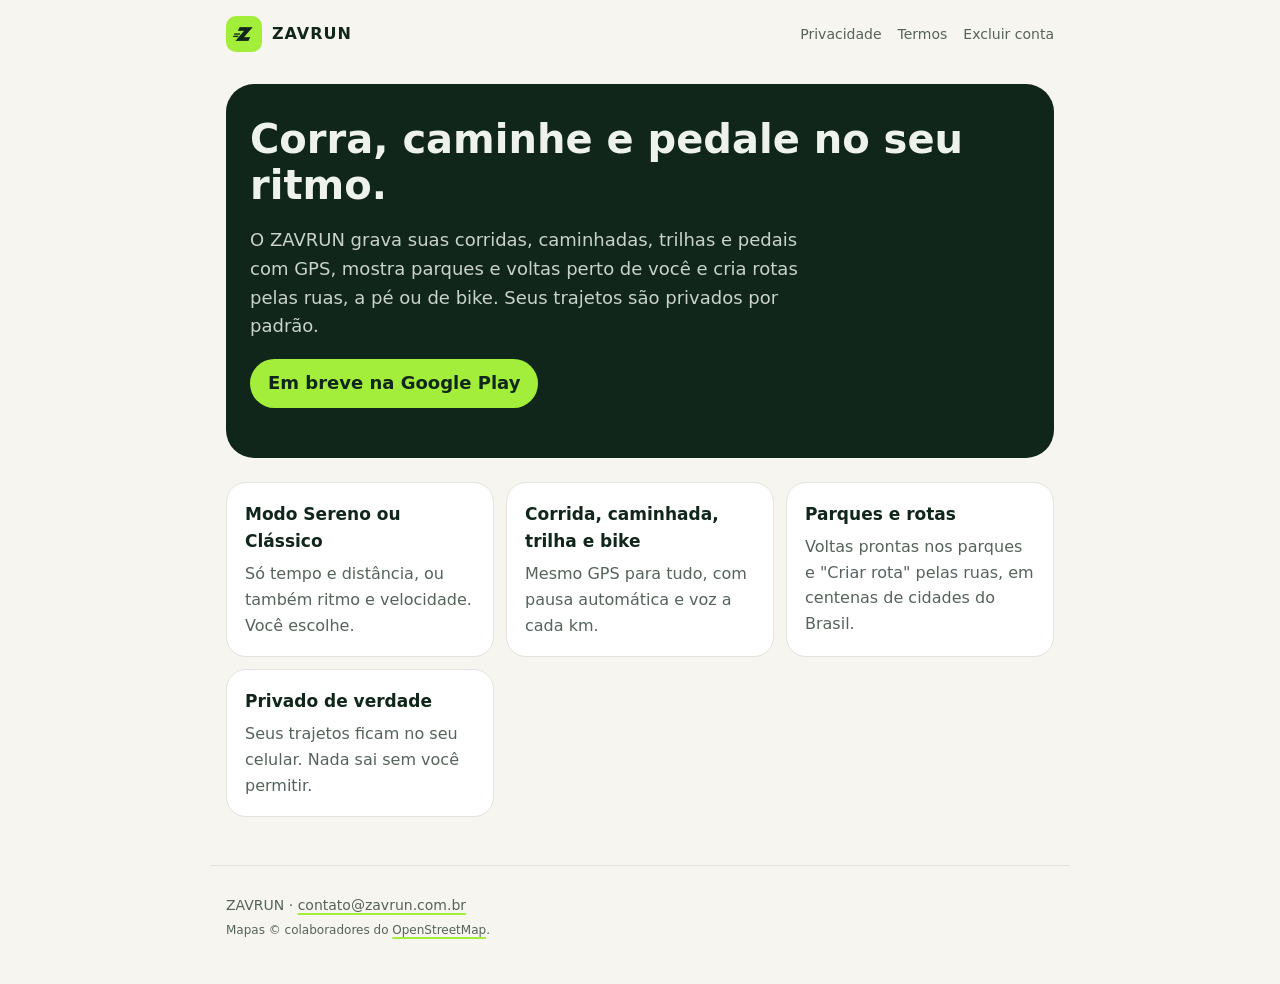
<file: index.html>
<!doctype html>
<html lang="pt-BR">
<head>
<meta charset="utf-8">
<meta name="viewport" content="width=device-width, initial-scale=1">
<title>ZAVRUN — corrida, caminhada e bike</title>
<meta name="description" content="App de corrida, caminhada, trilha e bike com GPS, parques e rotas. Privado por padrão.">
<link rel="icon" href="/icon.png">
<link rel="stylesheet" href="/style.css">
</head>
<body>
<header class="top"><a class="brand" href="/"><img src="/icon.png" alt="" width="36" height="36"><span>ZAVRUN</span></a>
<nav><a href="/privacidade/">Privacidade</a><a href="/termos/">Termos</a><a href="/excluir-conta/">Excluir conta</a></nav></header>
<main>
<section class="hero">
<h1>Corra, caminhe e pedale no seu ritmo.</h1>
<p>O ZAVRUN grava suas corridas, caminhadas, trilhas e pedais com GPS, mostra parques e voltas perto de você e cria rotas pelas ruas, a pé ou de bike. Seus trajetos são privados por padrão.</p>
<p><span class="pill">Em breve na Google Play</span></p>
</section>
<div class="grid">
<div class="card"><h3>Modo Sereno ou Clássico</h3><p>Só tempo e distância, ou também ritmo e velocidade. Você escolhe.</p></div>
<div class="card"><h3>Corrida, caminhada, trilha e bike</h3><p>Mesmo GPS para tudo, com pausa automática e voz a cada km.</p></div>
<div class="card"><h3>Parques e rotas</h3><p>Voltas prontas nos parques e "Criar rota" pelas ruas, em centenas de cidades do Brasil.</p></div>
<div class="card"><h3>Privado de verdade</h3><p>Seus trajetos ficam no seu celular. Nada sai sem você permitir.</p></div>
</div>
</main>
<footer><p>ZAVRUN · <a href="mailto:contato@zavrun.com.br">contato@zavrun.com.br</a></p>
<p class="small">Mapas © colaboradores do <a href="https://www.openstreetmap.org/copyright">OpenStreetMap</a>.</p></footer>
</body>
</html>
</file>
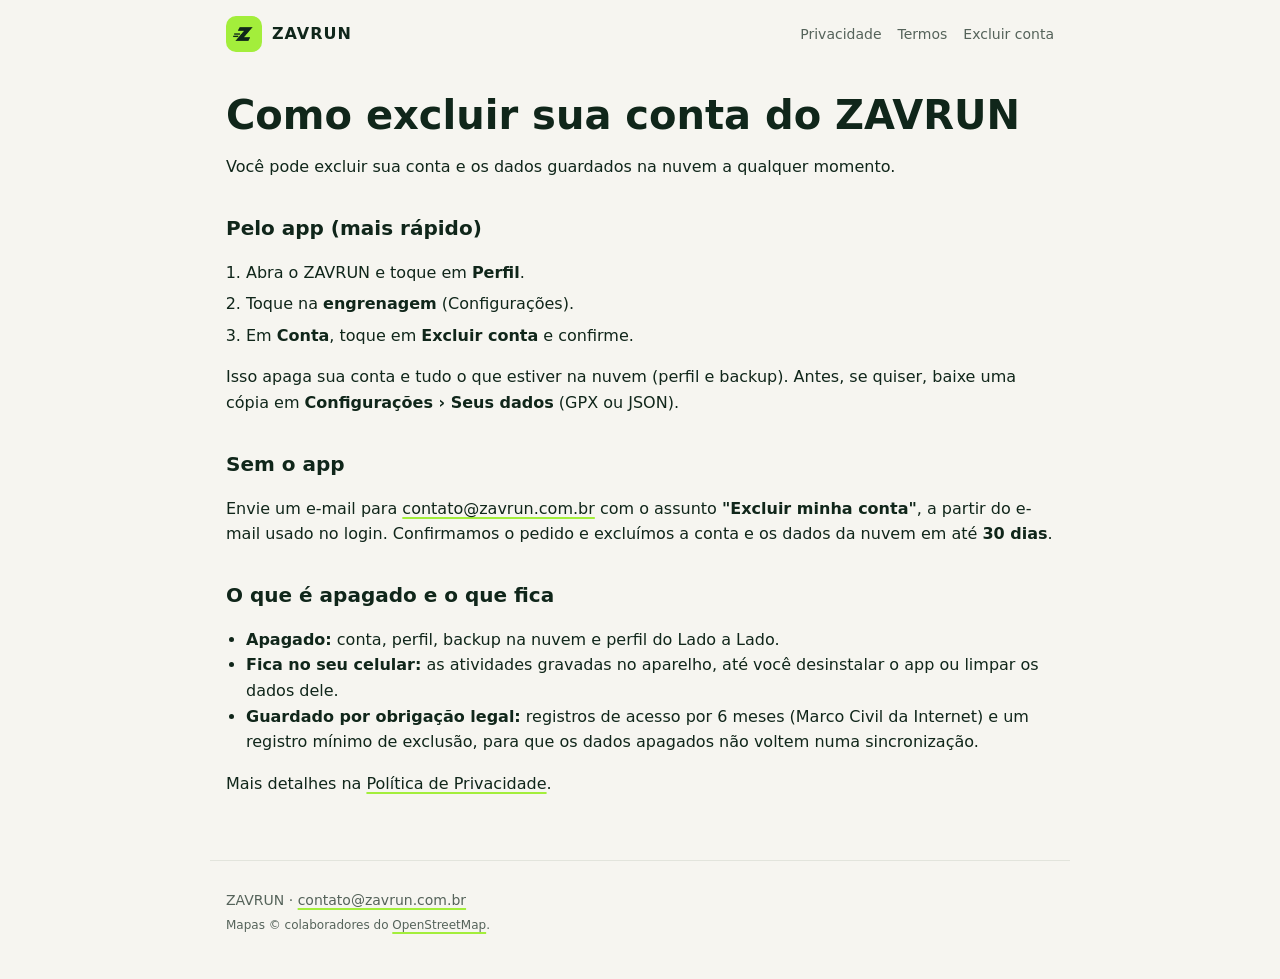
<file: excluir-conta/index.html>
<!doctype html>
<html lang="pt-BR">
<head>
<meta charset="utf-8">
<meta name="viewport" content="width=device-width, initial-scale=1">
<title>Excluir conta — ZAVRUN</title>
<meta name="description" content="Como excluir sua conta do ZAVRUN e os dados da nuvem.">
<link rel="icon" href="/icon.png">
<link rel="stylesheet" href="/style.css">
</head>
<body>
<header class="top"><a class="brand" href="/"><img src="/icon.png" alt="" width="36" height="36"><span>ZAVRUN</span></a>
<nav><a href="/privacidade/">Privacidade</a><a href="/termos/">Termos</a><a href="/excluir-conta/">Excluir conta</a></nav></header>
<main>
<h1>Como excluir sua conta do ZAVRUN</h1>
<p>Você pode excluir sua conta e os dados guardados na nuvem a qualquer momento.</p>
<h2>Pelo app (mais rápido)</h2>
<ol class="steps">
<li>Abra o ZAVRUN e toque em <strong>Perfil</strong>.</li>
<li>Toque na <strong>engrenagem</strong> (Configurações).</li>
<li>Em <strong>Conta</strong>, toque em <strong>Excluir conta</strong> e confirme.</li>
</ol>
<p>Isso apaga sua conta e tudo o que estiver na nuvem (perfil e backup). Antes, se quiser, baixe uma cópia em <strong>Configurações › Seus dados</strong> (GPX ou JSON).</p>
<h2>Sem o app</h2>
<p>Envie um e-mail para <a href="mailto:contato@zavrun.com.br?subject=Excluir%20minha%20conta">contato@zavrun.com.br</a> com o assunto <strong>"Excluir minha conta"</strong>, a partir do e-mail usado no login. Confirmamos o pedido e excluímos a conta e os dados da nuvem em até <strong>30 dias</strong>.</p>
<h2>O que é apagado e o que fica</h2>
<ul>
<li><strong>Apagado:</strong> conta, perfil, backup na nuvem e perfil do Lado a Lado.</li>
<li><strong>Fica no seu celular:</strong> as atividades gravadas no aparelho, até você desinstalar o app ou limpar os dados dele.</li>
<li><strong>Guardado por obrigação legal:</strong> registros de acesso por 6 meses (Marco Civil da Internet) e um registro mínimo de exclusão, para que os dados apagados não voltem numa sincronização.</li>
</ul>
<p>Mais detalhes na <a href="/privacidade/">Política de Privacidade</a>.</p>
</main>
<footer><p>ZAVRUN · <a href="mailto:contato@zavrun.com.br">contato@zavrun.com.br</a></p>
<p class="small">Mapas © colaboradores do <a href="https://www.openstreetmap.org/copyright">OpenStreetMap</a>.</p></footer>
</body>
</html>
</file>
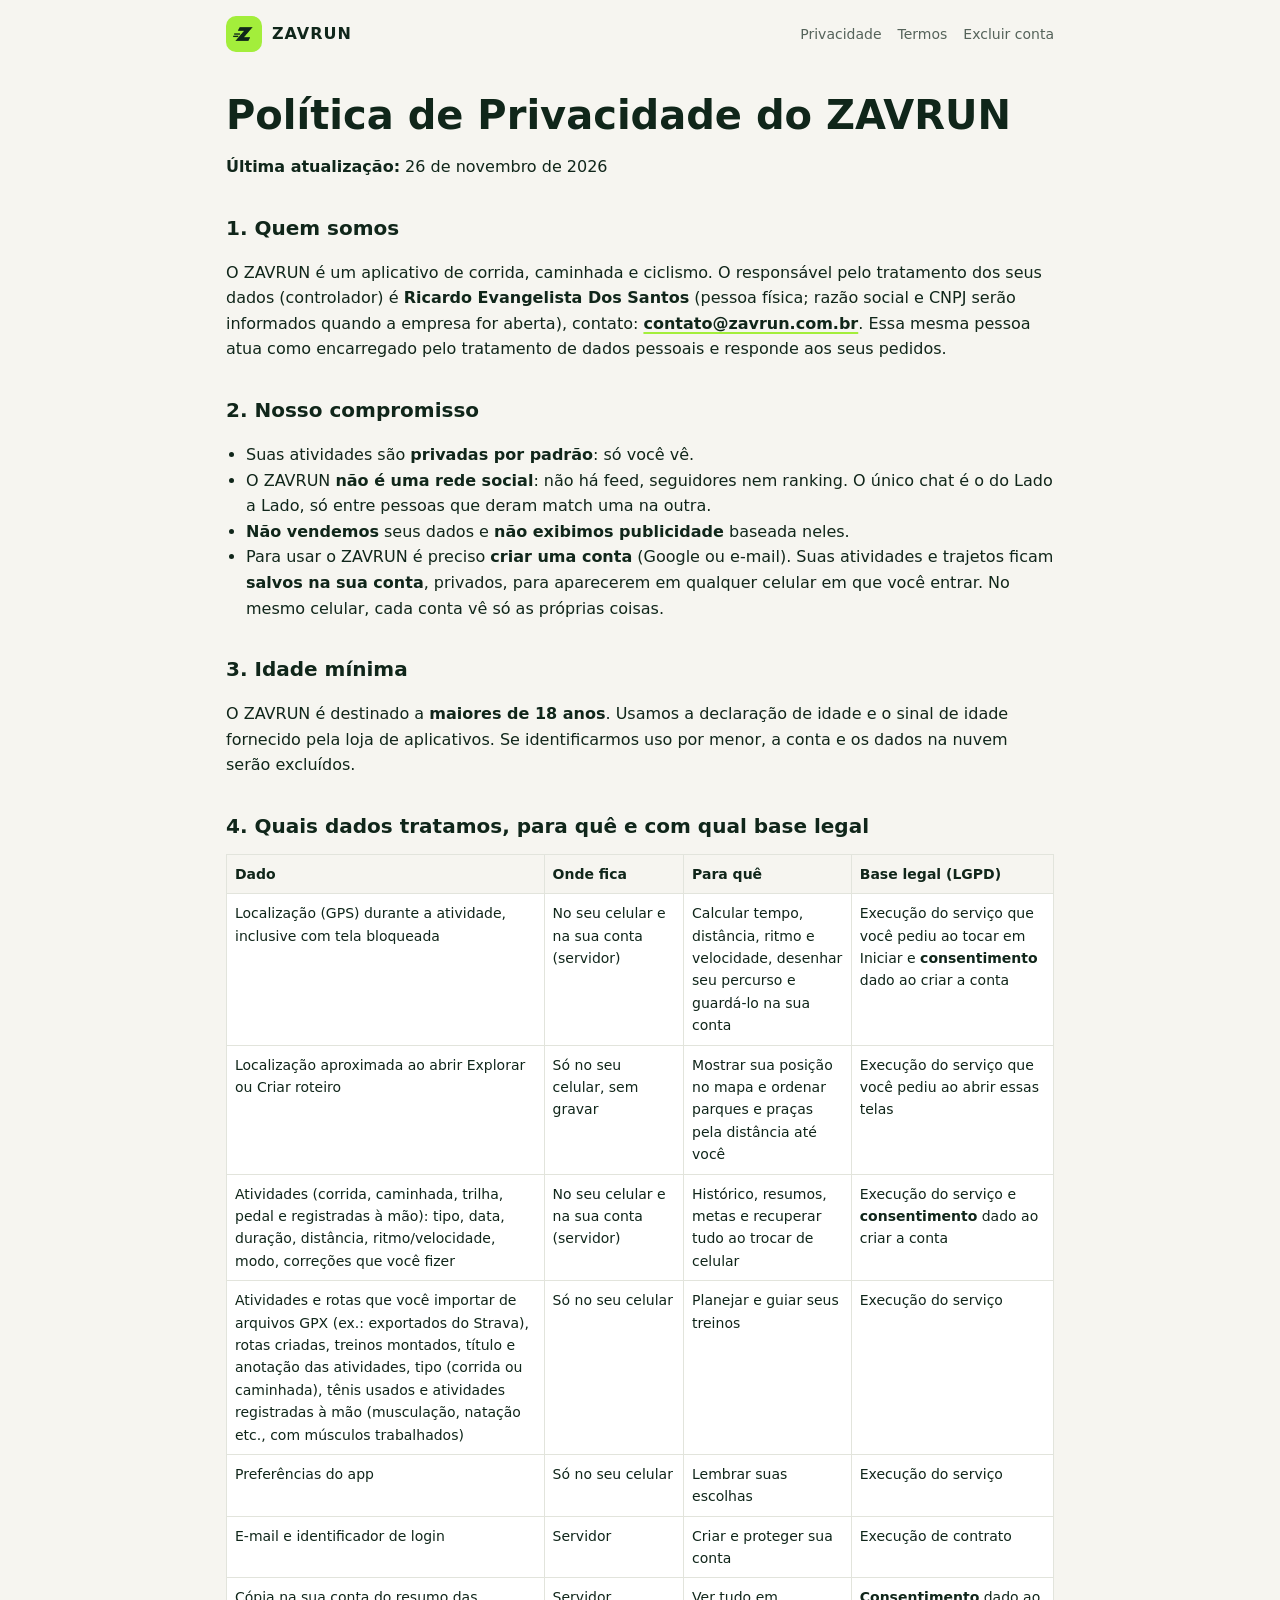
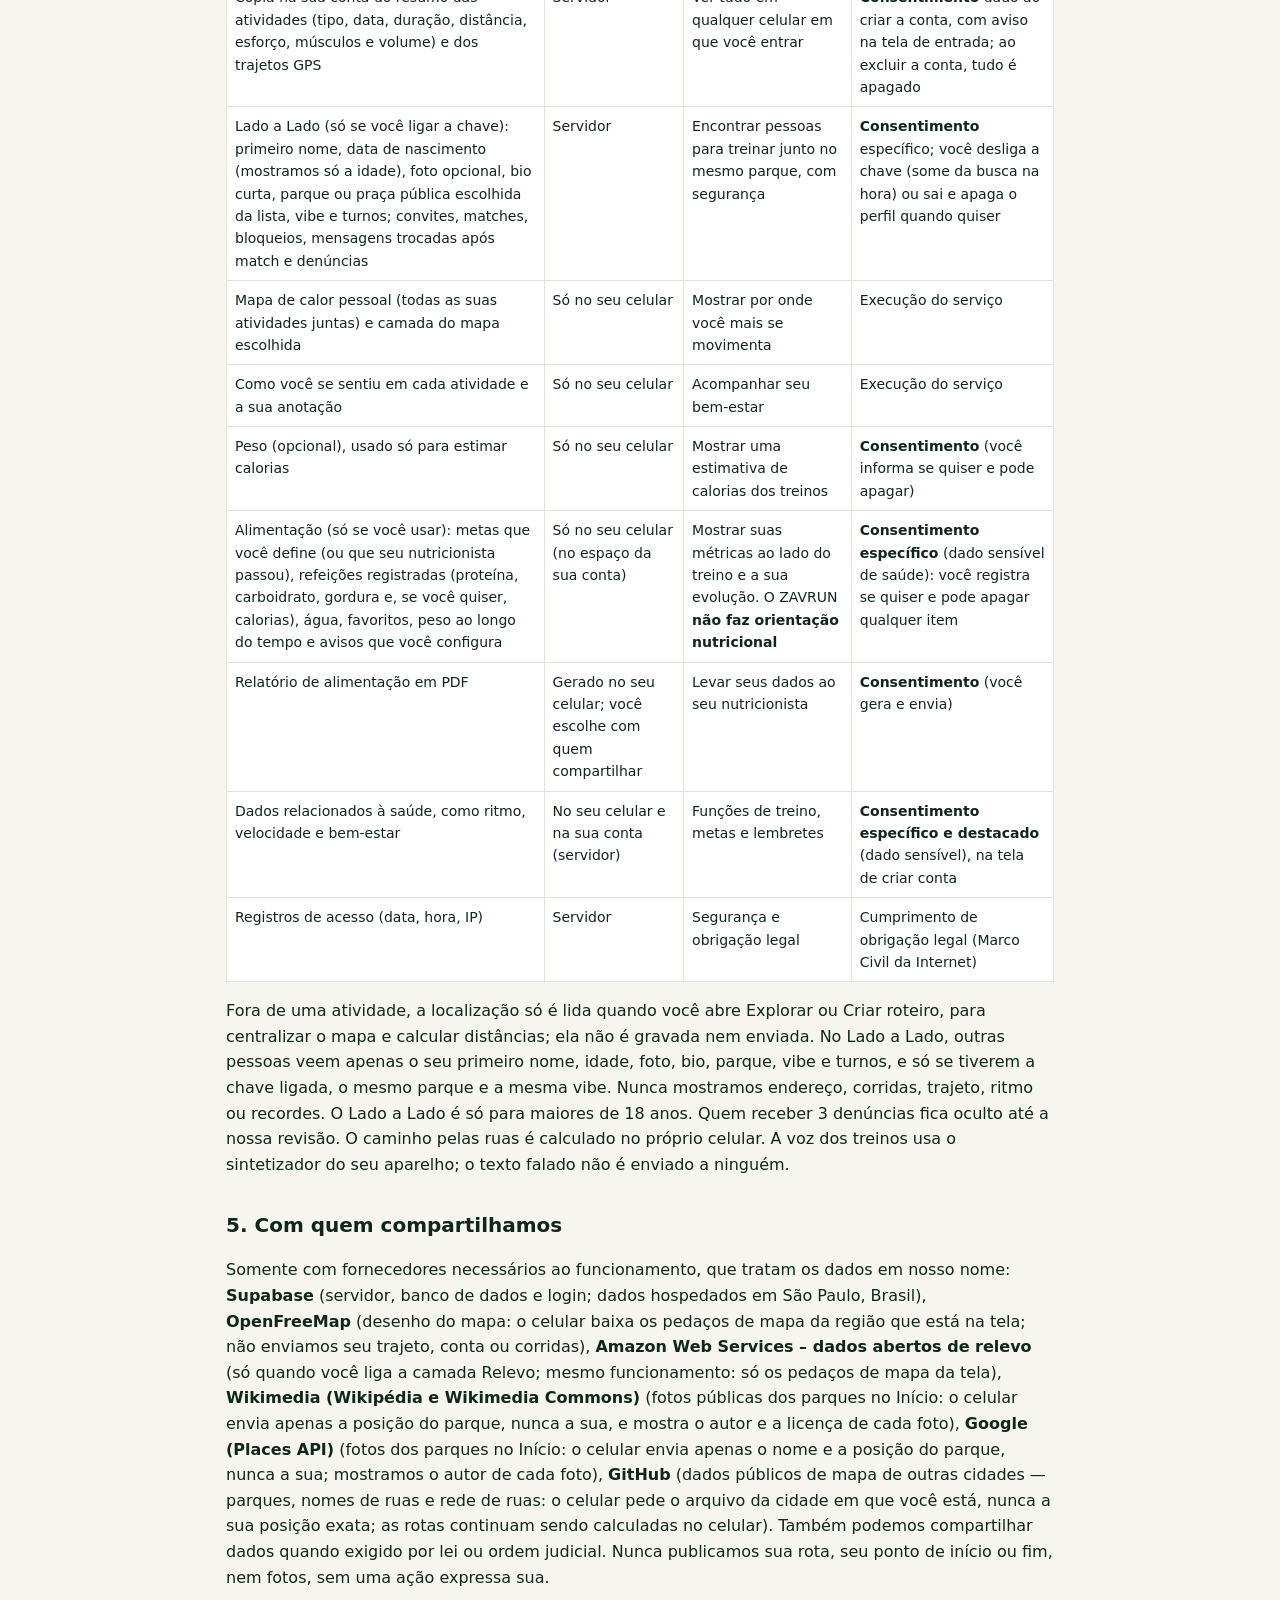
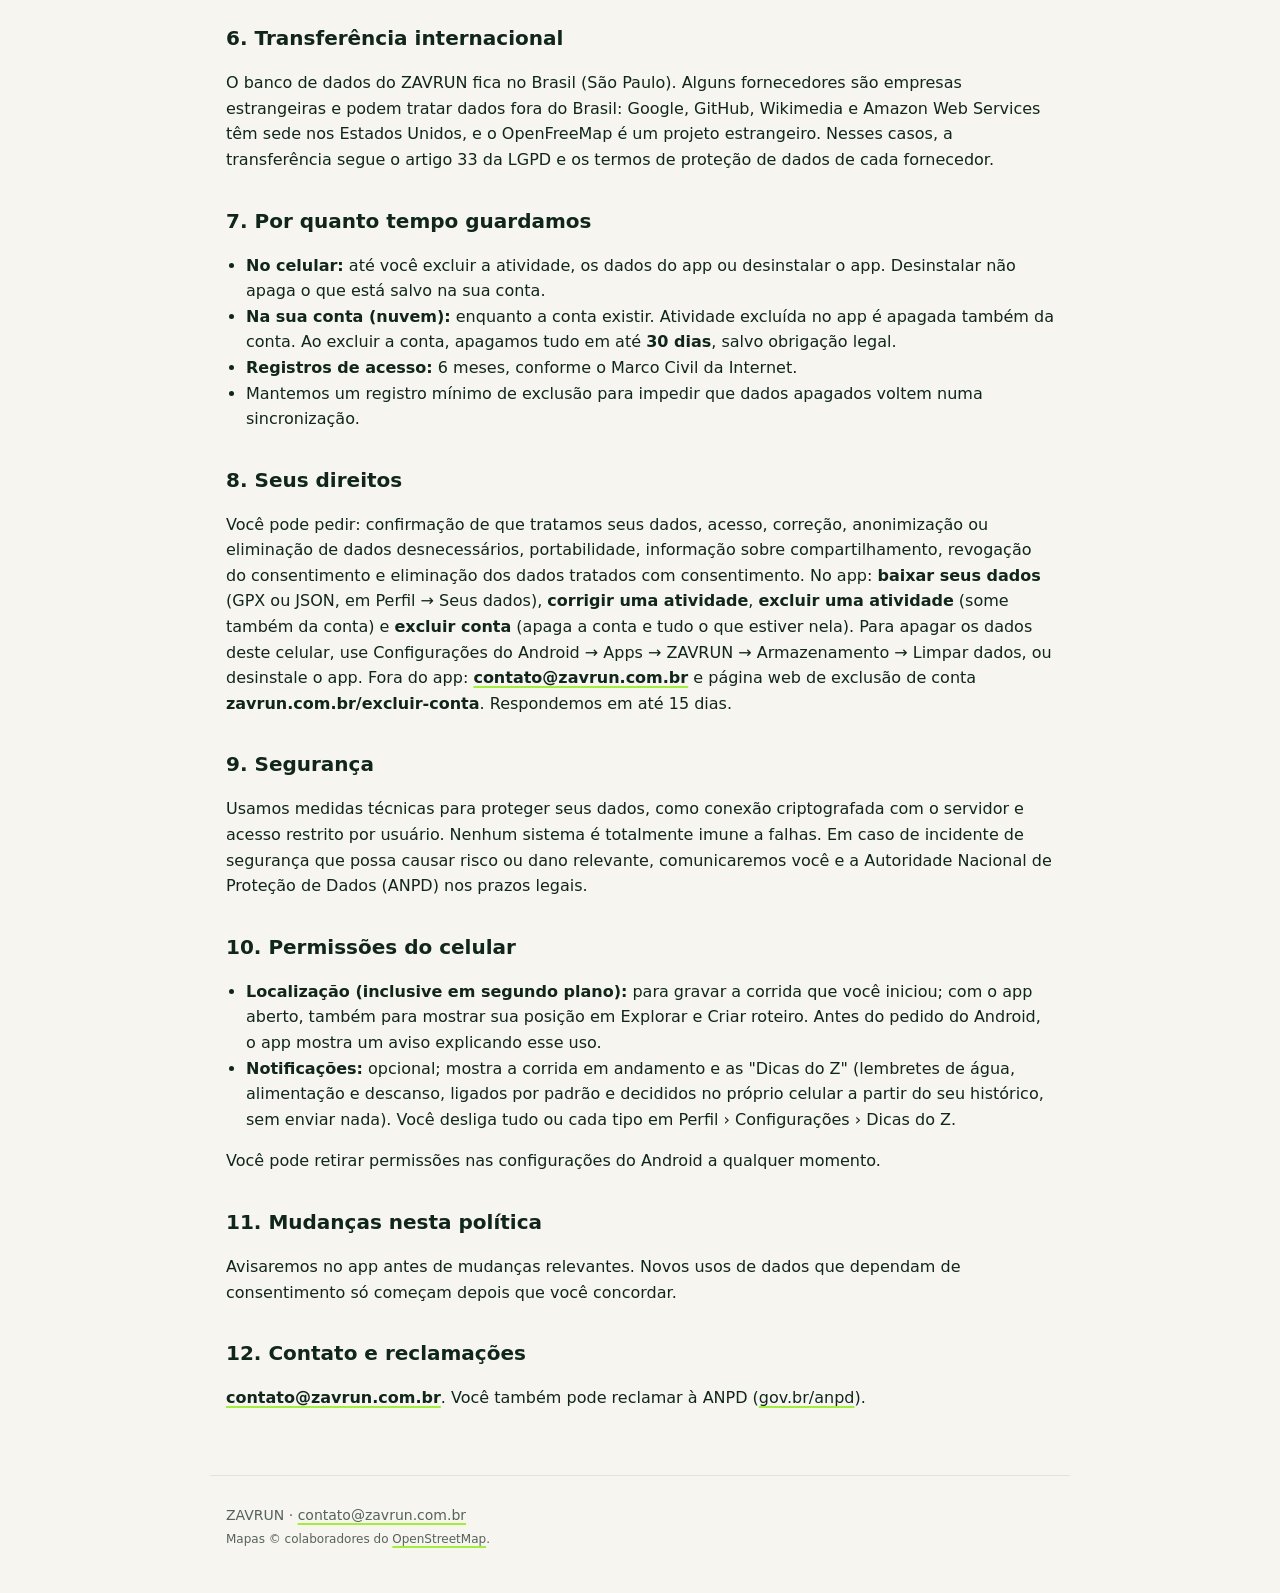
<file: privacidade/index.html>
<!doctype html>
<html lang="pt-BR">
<head>
<meta charset="utf-8">
<meta name="viewport" content="width=device-width, initial-scale=1">
<title>Política de Privacidade — ZAVRUN</title>
<meta name="description" content="Como o ZAVRUN trata seus dados.">
<link rel="icon" href="/icon.png">
<link rel="stylesheet" href="/style.css">
</head>
<body>
<header class="top"><a class="brand" href="/"><img src="/icon.png" alt="" width="36" height="36"><span>ZAVRUN</span></a>
<nav><a href="/privacidade/">Privacidade</a><a href="/termos/">Termos</a><a href="/excluir-conta/">Excluir conta</a></nav></header>
<main>
<h1>Política de Privacidade do ZAVRUN</h1>
<p><strong>Última atualização:</strong> 26 de novembro de 2026</p>
<h2>1. Quem somos</h2>
<p>O ZAVRUN é um aplicativo de corrida, caminhada e ciclismo. O responsável pelo tratamento dos seus dados (controlador) é <strong>Ricardo Evangelista Dos Santos</strong> (pessoa física; razão social e CNPJ serão informados quando a empresa for aberta), contato: <strong><a href="mailto:contato@zavrun.com.br">contato@zavrun.com.br</a></strong>. Essa mesma pessoa atua como encarregado pelo tratamento de dados pessoais e responde aos seus pedidos.</p>
<h2>2. Nosso compromisso</h2>
<ul><li>Suas atividades são <strong>privadas por padrão</strong>: só você vê.</li><li>O ZAVRUN <strong>não é uma rede social</strong>: não há feed, seguidores nem ranking. O único chat é o do Lado a Lado, só entre pessoas que deram match uma na outra.</li><li><strong>Não vendemos</strong> seus dados e <strong>não exibimos publicidade</strong> baseada neles.</li><li>Para usar o ZAVRUN é preciso <strong>criar uma conta</strong> (Google ou e-mail). Suas atividades e trajetos ficam <strong>salvos na sua conta</strong>, privados, para aparecerem em qualquer celular em que você entrar. No mesmo celular, cada conta vê só as próprias coisas.</li></ul>
<h2>3. Idade mínima</h2>
<p>O ZAVRUN é destinado a <strong>maiores de 18 anos</strong>. Usamos a declaração de idade e o sinal de idade fornecido pela loja de aplicativos. Se identificarmos uso por menor, a conta e os dados na nuvem serão excluídos.</p>
<h2>4. Quais dados tratamos, para quê e com qual base legal</h2>
<div class="table"><table><thead><tr><th>Dado</th><th>Onde fica</th><th>Para quê</th><th>Base legal (LGPD)</th></tr></thead><tbody><tr><td>Localização (GPS) durante a atividade, inclusive com tela bloqueada</td><td>No seu celular e na sua conta (servidor)</td><td>Calcular tempo, distância, ritmo e velocidade, desenhar seu percurso e guardá-lo na sua conta</td><td>Execução do serviço que você pediu ao tocar em Iniciar e <strong>consentimento</strong> dado ao criar a conta</td></tr><tr><td>Localização aproximada ao abrir Explorar ou Criar roteiro</td><td>Só no seu celular, sem gravar</td><td>Mostrar sua posição no mapa e ordenar parques e praças pela distância até você</td><td>Execução do serviço que você pediu ao abrir essas telas</td></tr><tr><td>Atividades (corrida, caminhada, trilha, pedal e registradas à mão): tipo, data, duração, distância, ritmo/velocidade, modo, correções que você fizer</td><td>No seu celular e na sua conta (servidor)</td><td>Histórico, resumos, metas e recuperar tudo ao trocar de celular</td><td>Execução do serviço e <strong>consentimento</strong> dado ao criar a conta</td></tr><tr><td>Atividades e rotas que você importar de arquivos GPX (ex.: exportados do Strava), rotas criadas, treinos montados, título e anotação das atividades, tipo (corrida ou caminhada), tênis usados e atividades registradas à mão (musculação, natação etc., com músculos trabalhados)</td><td>Só no seu celular</td><td>Planejar e guiar seus treinos</td><td>Execução do serviço</td></tr><tr><td>Preferências do app</td><td>Só no seu celular</td><td>Lembrar suas escolhas</td><td>Execução do serviço</td></tr><tr><td>E-mail e identificador de login</td><td>Servidor</td><td>Criar e proteger sua conta</td><td>Execução de contrato</td></tr><tr><td>Cópia na sua conta do resumo das atividades (tipo, data, duração, distância, esforço, músculos e volume) e dos trajetos GPS</td><td>Servidor</td><td>Ver tudo em qualquer celular em que você entrar</td><td><strong>Consentimento</strong> dado ao criar a conta, com aviso na tela de entrada; ao excluir a conta, tudo é apagado</td></tr><tr><td>Lado a Lado (só se você ligar a chave): primeiro nome, data de nascimento (mostramos só a idade), foto opcional, bio curta, parque ou praça pública escolhida da lista, vibe e turnos; convites, matches, bloqueios, mensagens trocadas após match e denúncias</td><td>Servidor</td><td>Encontrar pessoas para treinar junto no mesmo parque, com segurança</td><td><strong>Consentimento</strong> específico; você desliga a chave (some da busca na hora) ou sai e apaga o perfil quando quiser</td></tr><tr><td>Mapa de calor pessoal (todas as suas atividades juntas) e camada do mapa escolhida</td><td>Só no seu celular</td><td>Mostrar por onde você mais se movimenta</td><td>Execução do serviço</td></tr><tr><td>Como você se sentiu em cada atividade e a sua anotação</td><td>Só no seu celular</td><td>Acompanhar seu bem-estar</td><td>Execução do serviço</td></tr><tr><td>Peso (opcional), usado só para estimar calorias</td><td>Só no seu celular</td><td>Mostrar uma estimativa de calorias dos treinos</td><td><strong>Consentimento</strong> (você informa se quiser e pode apagar)</td></tr><tr><td>Alimentação (só se você usar): metas que você define (ou que seu nutricionista passou), refeições registradas (proteína, carboidrato, gordura e, se você quiser, calorias), água, favoritos, peso ao longo do tempo e avisos que você configura</td><td>Só no seu celular (no espaço da sua conta)</td><td>Mostrar suas métricas ao lado do treino e a sua evolução. O ZAVRUN <strong>não faz orientação nutricional</strong></td><td><strong>Consentimento específico</strong> (dado sensível de saúde): você registra se quiser e pode apagar qualquer item</td></tr><tr><td>Relatório de alimentação em PDF</td><td>Gerado no seu celular; você escolhe com quem compartilhar</td><td>Levar seus dados ao seu nutricionista</td><td><strong>Consentimento</strong> (você gera e envia)</td></tr><tr><td>Dados relacionados à saúde, como ritmo, velocidade e bem-estar</td><td>No seu celular e na sua conta (servidor)</td><td>Funções de treino, metas e lembretes</td><td><strong>Consentimento específico e destacado</strong> (dado sensível), na tela de criar conta</td></tr><tr><td>Registros de acesso (data, hora, IP)</td><td>Servidor</td><td>Segurança e obrigação legal</td><td>Cumprimento de obrigação legal (Marco Civil da Internet)</td></tr></tbody></table></div>
<p>Fora de uma atividade, a localização só é lida quando você abre Explorar ou Criar roteiro, para centralizar o mapa e calcular distâncias; ela não é gravada nem enviada. No Lado a Lado, outras pessoas veem apenas o seu primeiro nome, idade, foto, bio, parque, vibe e turnos, e só se tiverem a chave ligada, o mesmo parque e a mesma vibe. Nunca mostramos endereço, corridas, trajeto, ritmo ou recordes. O Lado a Lado é só para maiores de 18 anos. Quem receber 3 denúncias fica oculto até a nossa revisão. O caminho pelas ruas é calculado no próprio celular. A voz dos treinos usa o sintetizador do seu aparelho; o texto falado não é enviado a ninguém.</p>
<h2>5. Com quem compartilhamos</h2>
<p>Somente com fornecedores necessários ao funcionamento, que tratam os dados em nosso nome: <strong>Supabase</strong> (servidor, banco de dados e login; dados hospedados em São Paulo, Brasil), <strong>OpenFreeMap</strong> (desenho do mapa: o celular baixa os pedaços de mapa da região que está na tela; não enviamos seu trajeto, conta ou corridas), <strong>Amazon Web Services – dados abertos de relevo</strong> (só quando você liga a camada Relevo; mesmo funcionamento: só os pedaços de mapa da tela), <strong>Wikimedia (Wikipédia e Wikimedia Commons)</strong> (fotos públicas dos parques no Início: o celular envia apenas a posição do parque, nunca a sua, e mostra o autor e a licença de cada foto), <strong>Google (Places API)</strong> (fotos dos parques no Início: o celular envia apenas o nome e a posição do parque, nunca a sua; mostramos o autor de cada foto), <strong>GitHub</strong> (dados públicos de mapa de outras cidades — parques, nomes de ruas e rede de ruas: o celular pede o arquivo da cidade em que você está, nunca a sua posição exata; as rotas continuam sendo calculadas no celular). Também podemos compartilhar dados quando exigido por lei ou ordem judicial. Nunca publicamos sua rota, seu ponto de início ou fim, nem fotos, sem uma ação expressa sua.</p>
<h2>6. Transferência internacional</h2>
<p>O banco de dados do ZAVRUN fica no Brasil (São Paulo). Alguns fornecedores são empresas estrangeiras e podem tratar dados fora do Brasil: Google, GitHub, Wikimedia e Amazon Web Services têm sede nos Estados Unidos, e o OpenFreeMap é um projeto estrangeiro. Nesses casos, a transferência segue o artigo 33 da LGPD e os termos de proteção de dados de cada fornecedor.</p>
<h2>7. Por quanto tempo guardamos</h2>
<ul><li><strong>No celular:</strong> até você excluir a atividade, os dados do app ou desinstalar o app. Desinstalar não apaga o que está salvo na sua conta.</li><li><strong>Na sua conta (nuvem):</strong> enquanto a conta existir. Atividade excluída no app é apagada também da conta. Ao excluir a conta, apagamos tudo em até <strong>30 dias</strong>, salvo obrigação legal.</li><li><strong>Registros de acesso:</strong> 6 meses, conforme o Marco Civil da Internet.</li><li>Mantemos um registro mínimo de exclusão para impedir que dados apagados voltem numa sincronização.</li></ul>
<h2>8. Seus direitos</h2>
<p>Você pode pedir: confirmação de que tratamos seus dados, acesso, correção, anonimização ou eliminação de dados desnecessários, portabilidade, informação sobre compartilhamento, revogação do consentimento e eliminação dos dados tratados com consentimento. No app: <strong>baixar seus dados</strong> (GPX ou JSON, em Perfil → Seus dados), <strong>corrigir uma atividade</strong>, <strong>excluir uma atividade</strong> (some também da conta) e <strong>excluir conta</strong> (apaga a conta e tudo o que estiver nela). Para apagar os dados deste celular, use Configurações do Android → Apps → ZAVRUN → Armazenamento → Limpar dados, ou desinstale o app. Fora do app: <strong><a href="mailto:contato@zavrun.com.br">contato@zavrun.com.br</a></strong> e página web de exclusão de conta <strong>zavrun.com.br/excluir-conta</strong>. Respondemos em até 15 dias.</p>
<h2>9. Segurança</h2>
<p>Usamos medidas técnicas para proteger seus dados, como conexão criptografada com o servidor e acesso restrito por usuário. Nenhum sistema é totalmente imune a falhas. Em caso de incidente de segurança que possa causar risco ou dano relevante, comunicaremos você e a Autoridade Nacional de Proteção de Dados (ANPD) nos prazos legais.</p>
<h2>10. Permissões do celular</h2>
<ul><li><strong>Localização (inclusive em segundo plano):</strong> para gravar a corrida que você iniciou; com o app aberto, também para mostrar sua posição em Explorar e Criar roteiro. Antes do pedido do Android, o app mostra um aviso explicando esse uso.</li><li><strong>Notificações:</strong> opcional; mostra a corrida em andamento e as "Dicas do Z" (lembretes de água, alimentação e descanso, ligados por padrão e decididos no próprio celular a partir do seu histórico, sem enviar nada). Você desliga tudo ou cada tipo em Perfil › Configurações › Dicas do Z.</li></ul>
<p>Você pode retirar permissões nas configurações do Android a qualquer momento.</p>
<h2>11. Mudanças nesta política</h2>
<p>Avisaremos no app antes de mudanças relevantes. Novos usos de dados que dependam de consentimento só começam depois que você concordar.</p>
<h2>12. Contato e reclamações</h2>
<p><strong><a href="mailto:contato@zavrun.com.br">contato@zavrun.com.br</a></strong>. Você também pode reclamar à ANPD (<a href="https://www.gov.br/anpd">gov.br/anpd</a>).</p>
</main>
<footer><p>ZAVRUN · <a href="mailto:contato@zavrun.com.br">contato@zavrun.com.br</a></p>
<p class="small">Mapas © colaboradores do <a href="https://www.openstreetmap.org/copyright">OpenStreetMap</a>.</p></footer>
</body>
</html>
</file>
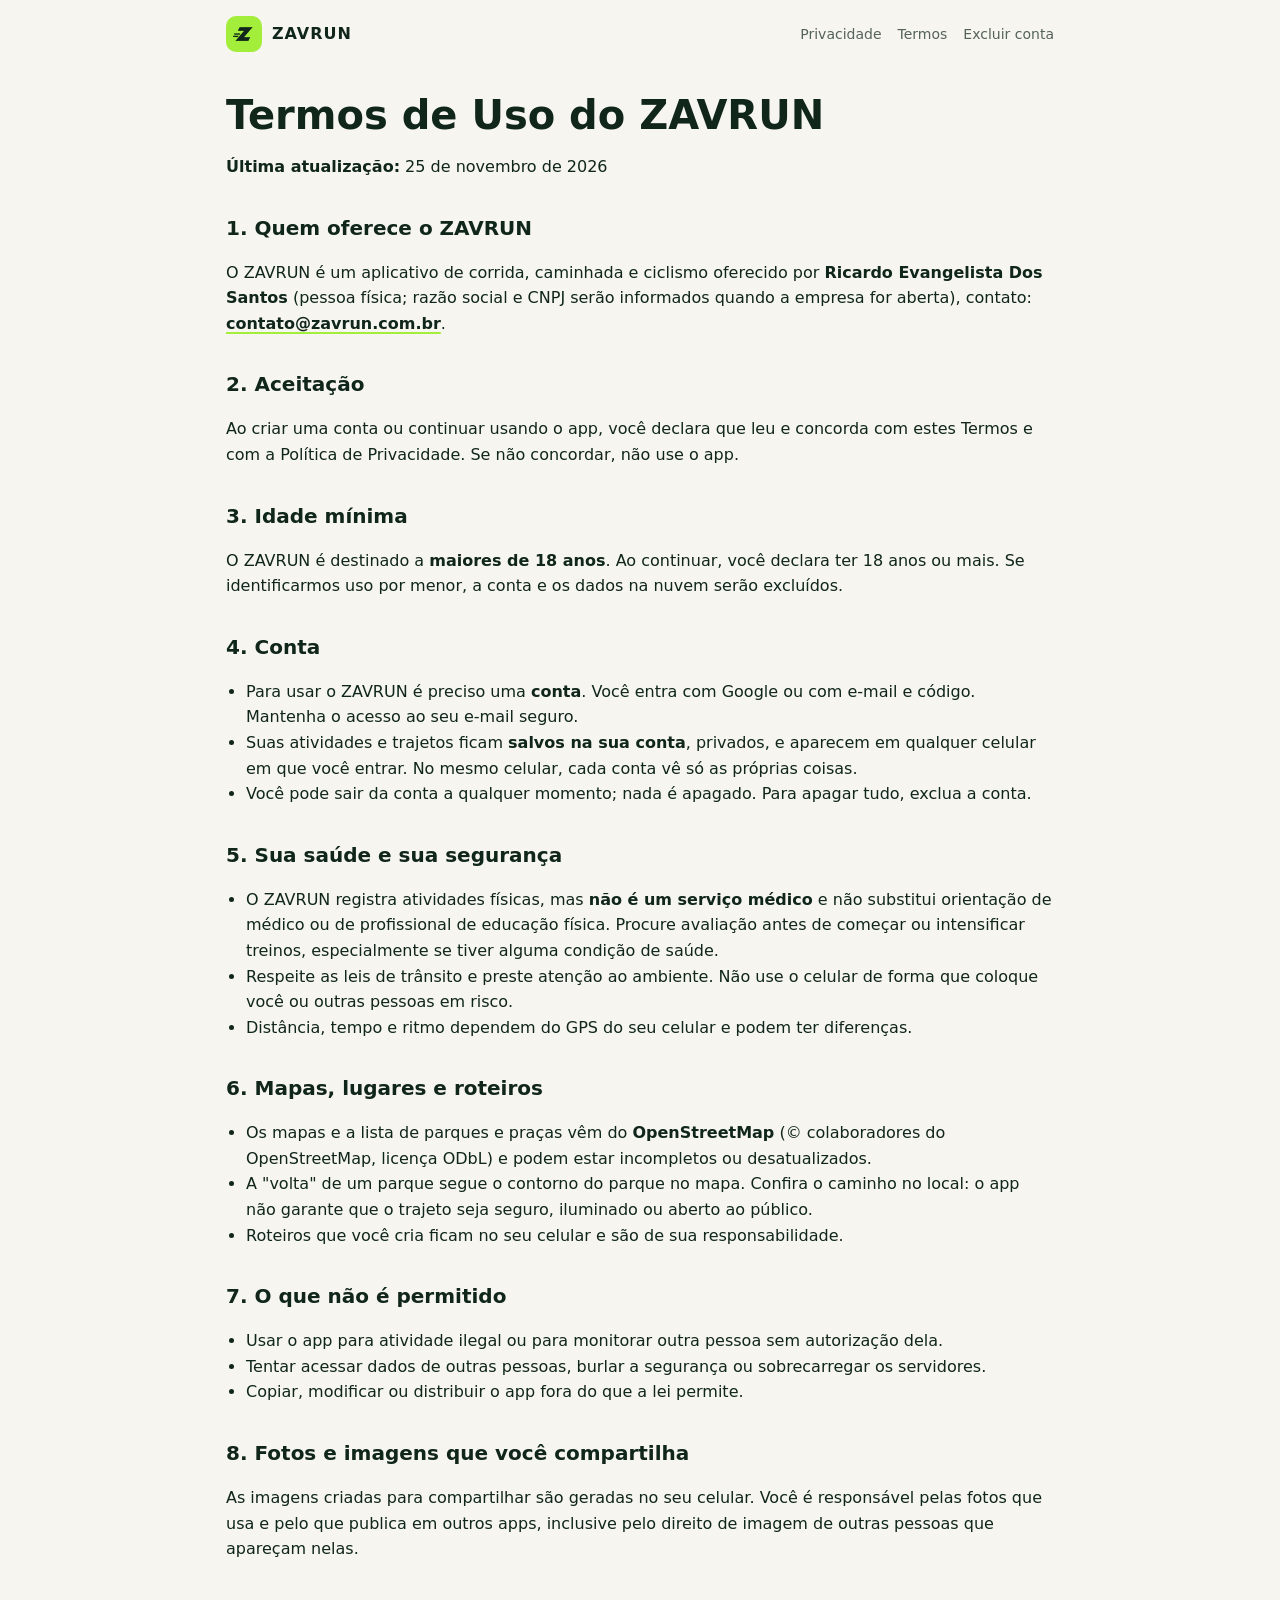
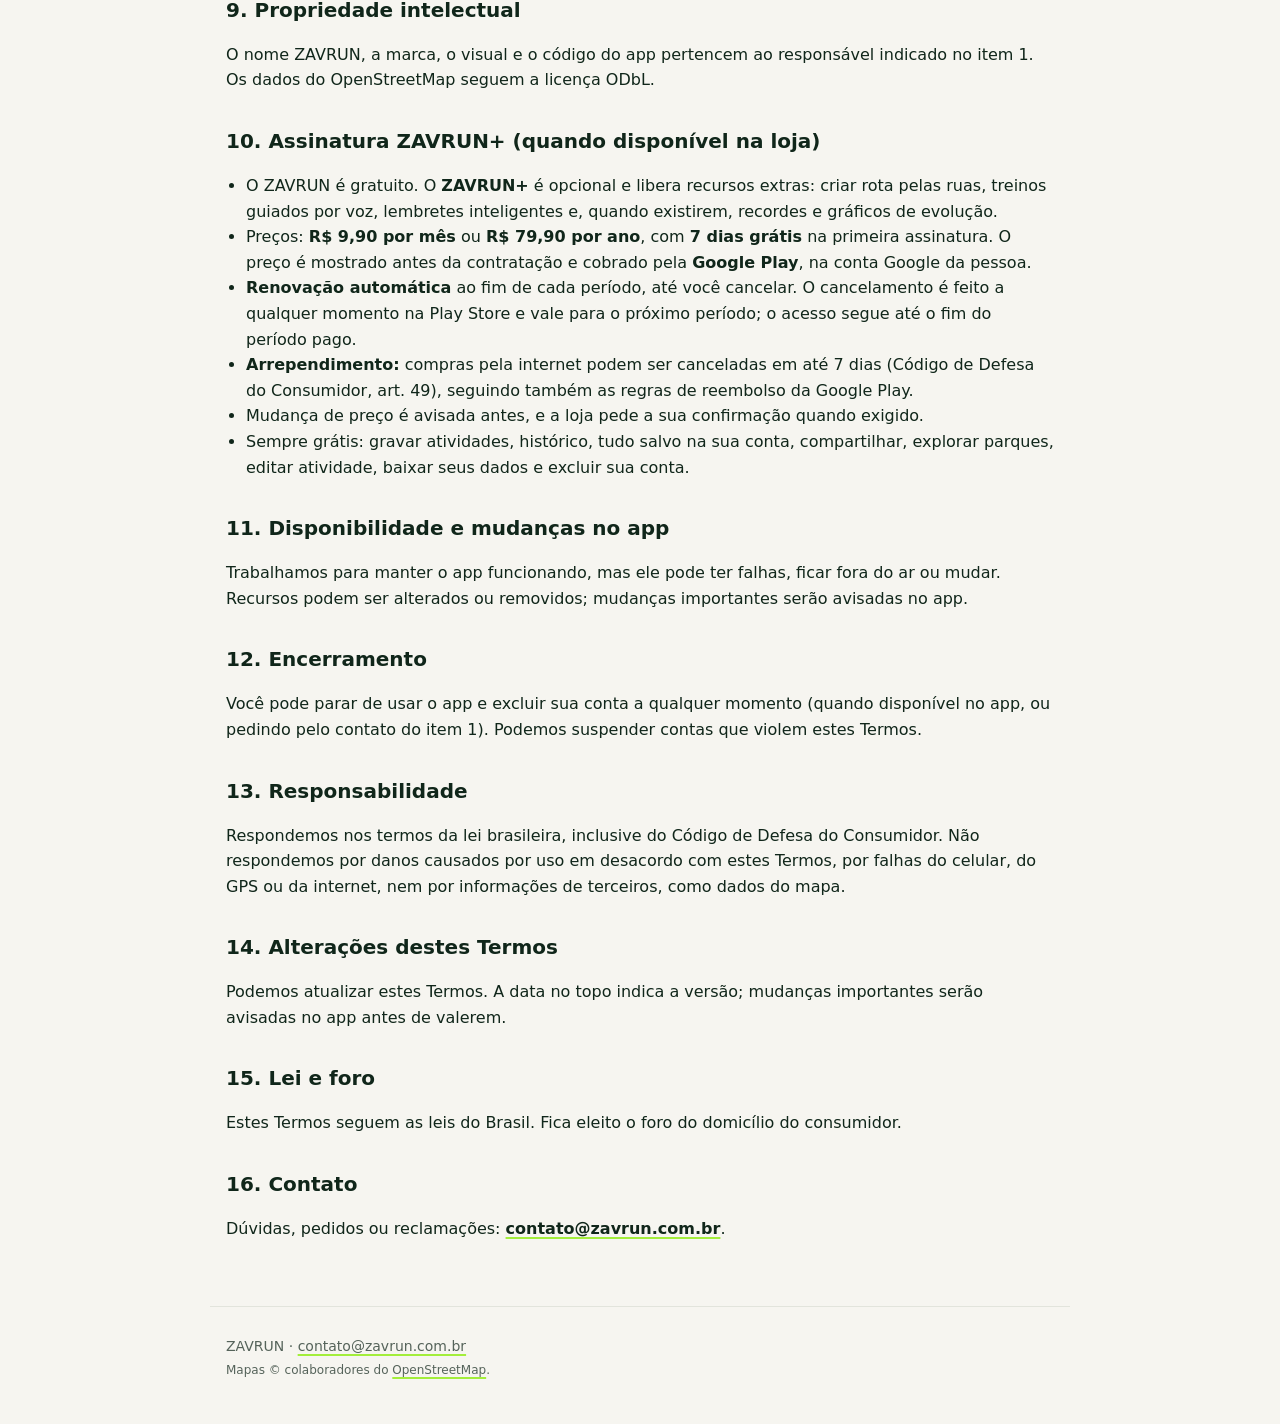
<file: termos/index.html>
<!doctype html>
<html lang="pt-BR">
<head>
<meta charset="utf-8">
<meta name="viewport" content="width=device-width, initial-scale=1">
<title>Termos de Uso — ZAVRUN</title>
<meta name="description" content="Termos de Uso do ZAVRUN.">
<link rel="icon" href="/icon.png">
<link rel="stylesheet" href="/style.css">
</head>
<body>
<header class="top"><a class="brand" href="/"><img src="/icon.png" alt="" width="36" height="36"><span>ZAVRUN</span></a>
<nav><a href="/privacidade/">Privacidade</a><a href="/termos/">Termos</a><a href="/excluir-conta/">Excluir conta</a></nav></header>
<main>
<h1>Termos de Uso do ZAVRUN</h1>
<p><strong>Última atualização:</strong> 25 de novembro de 2026</p>
<h2>1. Quem oferece o ZAVRUN</h2>
<p>O ZAVRUN é um aplicativo de corrida, caminhada e ciclismo oferecido por <strong>Ricardo Evangelista Dos Santos</strong> (pessoa física; razão social e CNPJ serão informados quando a empresa for aberta), contato: <strong><a href="mailto:contato@zavrun.com.br">contato@zavrun.com.br</a></strong>.</p>
<h2>2. Aceitação</h2>
<p>Ao criar uma conta ou continuar usando o app, você declara que leu e concorda com estes Termos e com a Política de Privacidade. Se não concordar, não use o app.</p>
<h2>3. Idade mínima</h2>
<p>O ZAVRUN é destinado a <strong>maiores de 18 anos</strong>. Ao continuar, você declara ter 18 anos ou mais. Se identificarmos uso por menor, a conta e os dados na nuvem serão excluídos.</p>
<h2>4. Conta</h2>
<ul><li>Para usar o ZAVRUN é preciso uma <strong>conta</strong>. Você entra com Google ou com e-mail e código. Mantenha o acesso ao seu e-mail seguro.</li><li>Suas atividades e trajetos ficam <strong>salvos na sua conta</strong>, privados, e aparecem em qualquer celular em que você entrar. No mesmo celular, cada conta vê só as próprias coisas.</li><li>Você pode sair da conta a qualquer momento; nada é apagado. Para apagar tudo, exclua a conta.</li></ul>
<h2>5. Sua saúde e sua segurança</h2>
<ul><li>O ZAVRUN registra atividades físicas, mas <strong>não é um serviço médico</strong> e não substitui orientação de médico ou de profissional de educação física. Procure avaliação antes de começar ou intensificar treinos, especialmente se tiver alguma condição de saúde.</li><li>Respeite as leis de trânsito e preste atenção ao ambiente. Não use o celular de forma que coloque você ou outras pessoas em risco.</li><li>Distância, tempo e ritmo dependem do GPS do seu celular e podem ter diferenças.</li></ul>
<h2>6. Mapas, lugares e roteiros</h2>
<ul><li>Os mapas e a lista de parques e praças vêm do <strong>OpenStreetMap</strong> (© colaboradores do OpenStreetMap, licença ODbL) e podem estar incompletos ou desatualizados.</li><li>A "volta" de um parque segue o contorno do parque no mapa. Confira o caminho no local: o app não garante que o trajeto seja seguro, iluminado ou aberto ao público.</li><li>Roteiros que você cria ficam no seu celular e são de sua responsabilidade.</li></ul>
<h2>7. O que não é permitido</h2>
<ul><li>Usar o app para atividade ilegal ou para monitorar outra pessoa sem autorização dela.</li><li>Tentar acessar dados de outras pessoas, burlar a segurança ou sobrecarregar os servidores.</li><li>Copiar, modificar ou distribuir o app fora do que a lei permite.</li></ul>
<h2>8. Fotos e imagens que você compartilha</h2>
<p>As imagens criadas para compartilhar são geradas no seu celular. Você é responsável pelas fotos que usa e pelo que publica em outros apps, inclusive pelo direito de imagem de outras pessoas que apareçam nelas.</p>
<h2>9. Propriedade intelectual</h2>
<p>O nome ZAVRUN, a marca, o visual e o código do app pertencem ao responsável indicado no item 1. Os dados do OpenStreetMap seguem a licença ODbL.</p>
<h2>10. Assinatura ZAVRUN+ (quando disponível na loja)</h2>
<ul><li>O ZAVRUN é gratuito. O <strong>ZAVRUN+</strong> é opcional e libera recursos extras: criar rota pelas ruas, treinos guiados por voz, lembretes inteligentes e, quando existirem, recordes e gráficos de evolução.</li><li>Preços: <strong>R$ 9,90 por mês</strong> ou <strong>R$ 79,90 por ano</strong>, com <strong>7 dias grátis</strong> na primeira assinatura. O preço é mostrado antes da contratação e cobrado pela <strong>Google Play</strong>, na conta Google da pessoa.</li><li><strong>Renovação automática</strong> ao fim de cada período, até você cancelar. O cancelamento é feito a qualquer momento na Play Store e vale para o próximo período; o acesso segue até o fim do período pago.</li><li><strong>Arrependimento:</strong> compras pela internet podem ser canceladas em até 7 dias (Código de Defesa do Consumidor, art. 49), seguindo também as regras de reembolso da Google Play.</li><li>Mudança de preço é avisada antes, e a loja pede a sua confirmação quando exigido.</li><li>Sempre grátis: gravar atividades, histórico, tudo salvo na sua conta, compartilhar, explorar parques, editar atividade, baixar seus dados e excluir sua conta.</li></ul>
<h2>11. Disponibilidade e mudanças no app</h2>
<p>Trabalhamos para manter o app funcionando, mas ele pode ter falhas, ficar fora do ar ou mudar. Recursos podem ser alterados ou removidos; mudanças importantes serão avisadas no app.</p>
<h2>12. Encerramento</h2>
<p>Você pode parar de usar o app e excluir sua conta a qualquer momento (quando disponível no app, ou pedindo pelo contato do item 1). Podemos suspender contas que violem estes Termos.</p>
<h2>13. Responsabilidade</h2>
<p>Respondemos nos termos da lei brasileira, inclusive do Código de Defesa do Consumidor. Não respondemos por danos causados por uso em desacordo com estes Termos, por falhas do celular, do GPS ou da internet, nem por informações de terceiros, como dados do mapa.</p>
<h2>14. Alterações destes Termos</h2>
<p>Podemos atualizar estes Termos. A data no topo indica a versão; mudanças importantes serão avisadas no app antes de valerem.</p>
<h2>15. Lei e foro</h2>
<p>Estes Termos seguem as leis do Brasil. Fica eleito o foro do domicílio do consumidor.</p>
<h2>16. Contato</h2>
<p>Dúvidas, pedidos ou reclamações: <strong><a href="mailto:contato@zavrun.com.br">contato@zavrun.com.br</a></strong>.</p>
</main>
<footer><p>ZAVRUN · <a href="mailto:contato@zavrun.com.br">contato@zavrun.com.br</a></p>
<p class="small">Mapas © colaboradores do <a href="https://www.openstreetmap.org/copyright">OpenStreetMap</a>.</p></footer>
</body>
</html>
</file>
<file: style.css>
:root{--bg:#F6F5F0;--card:#FFFFFF;--text:#10261A;--muted:#55635A;--line:#E2E4DC;--lime:#A3EE3B;--dark:#10261A}
@media (prefers-color-scheme:dark){:root{--bg:#0E1311;--card:#1A201D;--text:#EEF2EC;--muted:#A3ADA6;--line:#26302B}}
*{box-sizing:border-box}html{-webkit-text-size-adjust:100%}
body{margin:0;background:var(--bg);color:var(--text);font:16px/1.6 system-ui,-apple-system,"Segoe UI",Roboto,sans-serif}
a{color:inherit;text-decoration-color:var(--lime);text-decoration-thickness:2px;text-underline-offset:3px}
.top{display:flex;flex-wrap:wrap;gap:12px;align-items:center;justify-content:space-between;max-width:860px;margin:0 auto;padding:16px}
.brand{display:flex;align-items:center;gap:10px;text-decoration:none;font-weight:800;letter-spacing:.06em}
.brand img{border-radius:10px}
nav{display:flex;gap:16px;flex-wrap:wrap;font-size:14px}nav a{text-decoration:none;color:var(--muted)}nav a:hover{color:var(--text)}
main{max-width:860px;margin:0 auto;padding:8px 16px 48px}
h1{font-size:clamp(28px,5vw,40px);line-height:1.15;margin:16px 0 8px}h2{font-size:20px;margin:32px 0 8px}h3{font-size:17px}
p,li{color:var(--text)}ul{padding-left:20px}code{background:var(--card);padding:1px 5px;border-radius:5px}
blockquote{margin:16px 0;padding:12px 16px;background:var(--card);border-left:4px solid var(--lime);border-radius:8px}
.table{overflow-x:auto;margin:12px 0}table{border-collapse:collapse;width:100%;font-size:14px;background:var(--card)}
th,td{border:1px solid var(--line);padding:8px;text-align:left;vertical-align:top}th{background:var(--bg)}
.hero{background:var(--dark);color:#EEF2EC;border-radius:28px;padding:32px 24px;margin:8px 0 24px}
.hero h1{color:#EEF2EC;margin-top:0}.hero p{color:#C9D2CB;font-size:18px;max-width:560px}
.pill{display:inline-block;background:var(--lime);color:#10261A;font-weight:700;border-radius:999px;padding:10px 18px;text-decoration:none}
.grid{display:grid;grid-template-columns:repeat(auto-fit,minmax(220px,1fr));gap:12px}
.card{background:var(--card);border:1px solid var(--line);border-radius:20px;padding:18px}.card h3{margin:0 0 6px}.card p{margin:0;color:var(--muted)}
ol.steps{padding-left:20px}ol.steps li{margin:6px 0}
footer{max-width:860px;margin:0 auto;padding:24px 16px 40px;border-top:1px solid var(--line);color:var(--muted);font-size:14px}
footer p{color:var(--muted);margin:4px 0}.small{font-size:12px}
</file>
